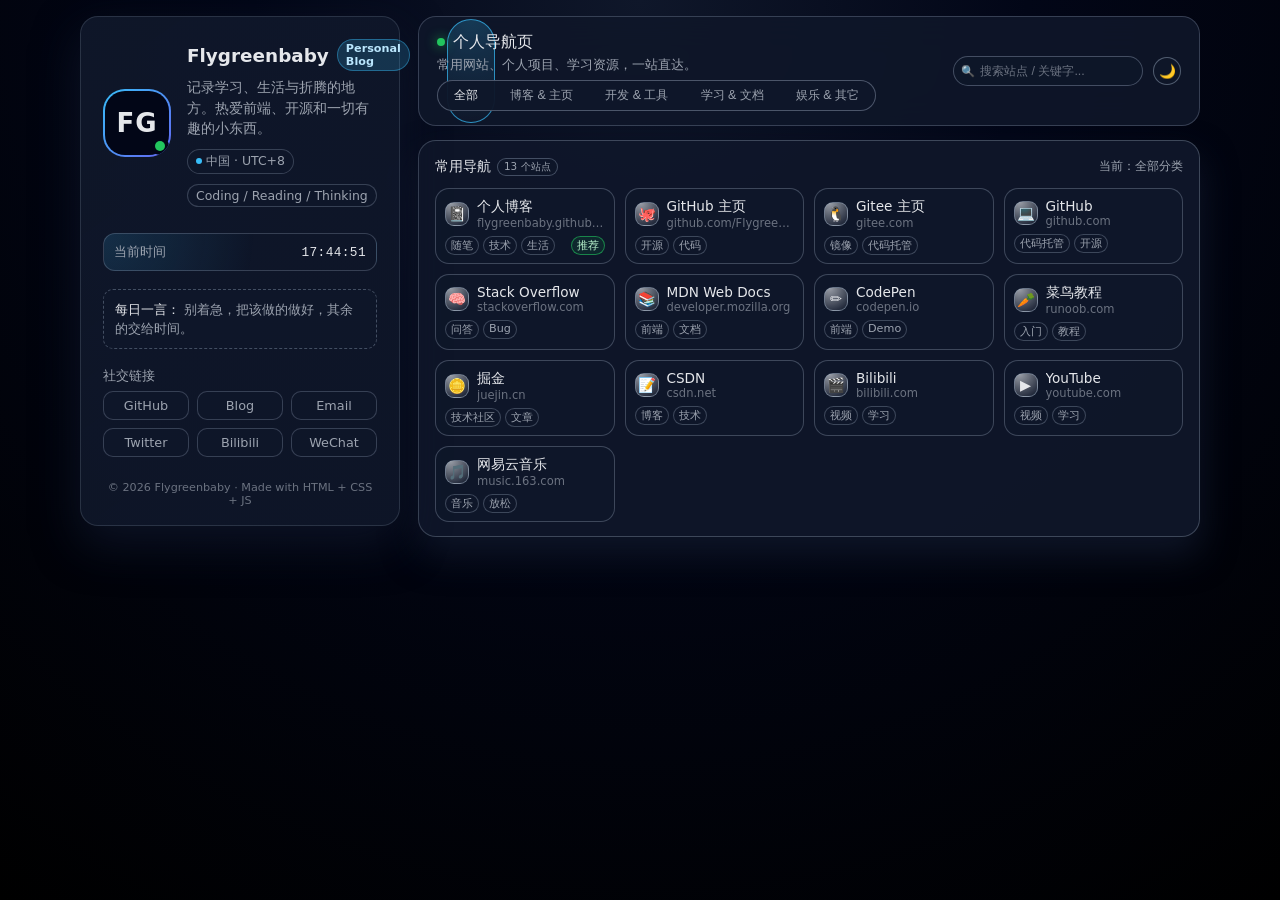
<file: nav-github-index.html>
<!DOCTYPE html>
<html lang="zh-CN">

<head>
  <meta charset="UTF-8" />
  <title>我的导航 - 个人主页</title>
  <meta name="viewport" content="width=device-width, initial-scale=1.0" />
  <meta name="description" content="个人博客导航页" />
  <style>
    :root {
      --bg-color: #0f172a;
      --bg-color-light: #1e293b;
      --accent: #38bdf8;
      --accent-soft: rgba(56, 189, 248, 0.2);
      --text-main: #e5e7eb;
      --text-sub: #9ca3af;
      --card-bg: rgba(15, 23, 42, 0.7);
      --border-soft: rgba(148, 163, 184, 0.2);
      --radius-lg: 18px;
      --shadow-soft: 0 18px 45px rgba(15, 23, 42, 0.8);
      --transition-fast: 0.18s ease-out;
    }

    * {
      box-sizing: border-box;
      margin: 0;
      padding: 0;
    }

    body {
      font-family: system-ui, -apple-system, BlinkMacSystemFont, "Segoe UI", sans-serif;
      background: radial-gradient(circle at top, #0f172a 0, #020617 35%, #000 100%);
      color: var(--text-main);
      min-height: 100vh;
      display: flex;
      justify-content: center;
      align-items: stretch;
      padding: 16px;
    }

    .app {
      max-width: 1120px;
      width: 100%;
      display: grid;
      grid-template-columns: 320px 1fr;
      gap: 18px;
    }

    /* 左侧个人信息卡片 */

    .sidebar {
      background: linear-gradient(145deg, rgba(15, 23, 42, 0.96), rgba(15, 23, 42, 0.9));
      border-radius: var(--radius-lg);
      padding: 22px 22px 18px;
      box-shadow: var(--shadow-soft);
      border: 1px solid var(--border-soft);
      display: flex;
      flex-direction: column;
      gap: 18px;
      position: sticky;
      top: 16px;
      height: fit-content;
    }

    .profile {
      display: flex;
      align-items: center;
      gap: 16px;
    }

    .avatar {
      width: 68px;
      height: 68px;
      border-radius: 22px;
      background: linear-gradient(135deg, #38bdf8, #6366f1);
      padding: 2px;
      position: relative;
      overflow: hidden;
    }

    .avatar-inner {
      width: 100%;
      height: 100%;
      border-radius: 20px;
      background: #020617;
      display: flex;
      align-items: center;
      justify-content: center;
      font-weight: 700;
      font-size: 26px;
      letter-spacing: 1px;
      color: #e5e7eb;
    }

    .avatar-status-dot {
      position: absolute;
      right: 6px;
      bottom: 6px;
      width: 10px;
      height: 10px;
      border-radius: 999px;
      background: #22c55e;
      box-shadow: 0 0 0 4px #020617;
    }

    .profile-main {
      flex: 1;
      min-width: 0;
    }

    .profile-name {
      font-size: 1.15rem;
      font-weight: 600;
      display: flex;
      align-items: center;
      gap: 8px;
    }

    .profile-name span.badge {
      font-size: 0.7rem;
      padding: 2px 8px;
      border-radius: 999px;
      background: rgba(56, 189, 248, 0.18);
      border: 1px solid rgba(56, 189, 248, 0.4);
      color: #bae6fd;
    }

    .profile-desc {
      margin-top: 6px;
      font-size: 0.86rem;
      color: var(--text-sub);
      line-height: 1.5;
    }

    .profile-meta {
      margin-top: 10px;
      display: flex;
      flex-wrap: wrap;
      gap: 10px;
      font-size: 0.78rem;
      color: #9ca3af;
    }

    .meta-item {
      display: inline-flex;
      align-items: center;
      gap: 4px;
      padding: 3px 8px;
      border-radius: 999px;
      background: rgba(15, 23, 42, 0.8);
      border: 1px solid rgba(148, 163, 184, 0.3);
    }

    .meta-dot {
      width: 6px;
      height: 6px;
      border-radius: 999px;
      background: var(--accent);
    }

    .time-block {
      margin-top: 8px;
      padding: 10px 10px 9px;
      border-radius: 12px;
      background: radial-gradient(circle at top left, rgba(56, 189, 248, 0.15), transparent 55%);
      border: 1px solid rgba(148, 163, 184, 0.3);
      font-size: 0.8rem;
      display: flex;
      justify-content: space-between;
      gap: 10px;
      align-items: center;
    }

    .time-label {
      color: var(--text-sub);
    }

    .time-value {
      font-family: "SF Mono", ui-monospace, Menlo, Monaco, Consolas, "Liberation Mono", "Courier New", monospace;
      letter-spacing: 0.03em;
    }

    .quote {
      padding: 10px 11px;
      border-radius: 10px;
      background: rgba(15, 23, 42, 0.9);
      border: 1px dashed rgba(148, 163, 184, 0.4);
      font-size: 0.8rem;
      color: var(--text-sub);
      line-height: 1.5;
    }

    .quote strong {
      color: #e5e7eb;
      font-weight: 500;
    }

    .social-list {
      display: grid;
      grid-template-columns: repeat(3, minmax(0, 1fr));
      gap: 8px;
      margin-top: 4px;
    }

    .social-item {
      font-size: 0.8rem;
      padding: 6px 8px;
      text-align: center;
      border-radius: 10px;
      border: 1px solid rgba(148, 163, 184, 0.3);
      background: rgba(15, 23, 42, 0.9);
      color: var(--text-sub);
      text-decoration: none;
      transition: background var(--transition-fast), border-color var(--transition-fast), transform var(--transition-fast), box-shadow var(--transition-fast), color var(--transition-fast);
      cursor: pointer;
      user-select: none;
    }

    .social-item:hover {
      border-color: rgba(56, 189, 248, 0.7);
      background: radial-gradient(circle at top, rgba(56, 189, 248, 0.18), rgba(15, 23, 42, 0.95));
      box-shadow: 0 10px 25px rgba(15, 23, 42, 0.9);
      transform: translateY(-1px);
      color: #e5e7eb;
    }

    .footer-text {
      margin-top: 6px;
      text-align: center;
      font-size: 0.7rem;
      color: #6b7280;
    }

    /* 右侧内容区域 */

    .main {
      display: flex;
      flex-direction: column;
      gap: 14px;
    }

    .header {
      display: flex;
      justify-content: space-between;
      align-items: center;
      padding: 14px 18px;
      border-radius: var(--radius-lg);
      background: rgba(15, 23, 42, 0.9);
      border: 1px solid rgba(148, 163, 184, 0.3);
      backdrop-filter: blur(18px);
      -webkit-backdrop-filter: blur(18px);
    }

    .header-left {
      display: flex;
      flex-direction: column;
      gap: 4px;
    }

    .header-title {
      font-size: 1.02rem;
      font-weight: 500;
      display: flex;
      align-items: center;
      gap: 8px;
    }

    .header-title span.dot {
      width: 8px;
      height: 8px;
      border-radius: 999px;
      background: #22c55e;
      box-shadow: 0 0 12px rgba(34, 197, 94, 0.8);
    }

    .header-subtitle {
      font-size: 0.8rem;
      color: var(--text-sub);
    }

    .header-right {
      display: flex;
      align-items: center;
      gap: 10px;
    }

    .search-input {
      position: relative;
      width: 190px;
      max-width: 42vw;
    }

    .search-input input {
      width: 100%;
      padding: 7px 10px 7px 26px;
      border-radius: 999px;
      border: 1px solid rgba(148, 163, 184, 0.4);
      background: rgba(15, 23, 42, 0.85);
      color: var(--text-main);
      font-size: 0.78rem;
      outline: none;
      transition: border-color var(--transition-fast), box-shadow var(--transition-fast), background var(--transition-fast);
    }

    .search-input input::placeholder {
      color: #6b7280;
    }

    .search-input span.icon {
      position: absolute;
      left: 8px;
      top: 50%;
      transform: translateY(-50%);
      font-size: 0.7rem;
      color: #6b7280;
    }

    .search-input input:focus {
      border-color: rgba(56, 189, 248, 0.7);
      box-shadow: 0 0 0 1px rgba(56, 189, 248, 0.3);
      background: rgba(15, 23, 42, 0.95);
    }

    .theme-toggle {
      width: 28px;
      height: 28px;
      border-radius: 999px;
      border: 1px solid rgba(148, 163, 184, 0.5);
      display: inline-flex;
      align-items: center;
      justify-content: center;
      font-size: 0.85rem;
      cursor: pointer;
      transition: background var(--transition-fast), border-color var(--transition-fast), transform var(--transition-fast), box-shadow var(--transition-fast);
      background: rgba(15, 23, 42, 0.9);
      color: #e5e7eb;
    }

    .theme-toggle:hover {
      border-color: rgba(56, 189, 248, 0.8);
      background: radial-gradient(circle at top, rgba(56, 189, 248, 0.18), rgba(15, 23, 42, 0.96));
      box-shadow: 0 10px 25px rgba(15, 23, 42, 0.9);
      transform: translateY(-1px);
    }

    /* 分类标签栏 */

    .tabs {
      display: flex;
      align-items: center;
      gap: 8px;
      padding: 2px 4px;
      border-radius: 999px;
      border: 1px solid rgba(148, 163, 184, 0.45);
      background: rgba(15, 23, 42, 0.96);
      width: fit-content;
      margin-top: 2px;
    }

    .tab {
      position: relative;
      padding: 4px 12px;
      font-size: 0.78rem;
      border-radius: 999px;
      border: none;
      background: transparent;
      color: var(--text-sub);
      cursor: pointer;
      transition: color var(--transition-fast), transform var(--transition-fast);
      white-space: nowrap;
    }

    .tab.active {
      color: #e5e7eb;
      font-weight: 500;
    }

    .tab-indicator {
      position: absolute;
      z-index: -1;
      top: 2px;
      bottom: 2px;
      border-radius: 999px;
      background: radial-gradient(circle at top, rgba(56, 189, 248, 0.22), rgba(15, 23, 42, 0.96));
      border: 1px solid rgba(56, 189, 248, 0.7);
      transition: transform 0.18s ease-out, width 0.18s ease-out;
    }

    /* 链接宫格 */

    .section-card {
      padding: 16px 16px 14px;
      border-radius: var(--radius-lg);
      background: rgba(15, 23, 42, 0.94);
      border: 1px solid rgba(148, 163, 184, 0.35);
      box-shadow: 0 18px 35px rgba(15, 23, 42, 0.9);
    }

    .section-header {
      display: flex;
      justify-content: space-between;
      align-items: center;
      margin-bottom: 12px;
    }

    .section-title {
      font-size: 0.9rem;
      font-weight: 500;
      display: flex;
      align-items: center;
      gap: 6px;
    }

    .section-title span.badge {
      font-size: 0.65rem;
      padding: 1px 6px;
      border-radius: 999px;
      background: rgba(15, 23, 42, 0.96);
      border: 1px solid rgba(148, 163, 184, 0.4);
      color: #9ca3af;
    }

    .section-subtitle {
      font-size: 0.78rem;
      color: var(--text-sub);
    }

    .link-grid {
      display: grid;
      grid-template-columns: repeat(auto-fill, minmax(155px, 1fr));
      gap: 10px;
    }

    .link-item {
      position: relative;
      padding: 9px 9px 8px;
      border-radius: 14px;
      background: var(--card-bg);
      border: 1px solid rgba(148, 163, 184, 0.35);
      cursor: pointer;
      text-decoration: none;
      color: inherit;
      transition: transform var(--transition-fast), box-shadow var(--transition-fast), border-color var(--transition-fast), background var(--transition-fast), translate var(--transition-fast);
      display: flex;
      flex-direction: column;
      gap: 6px;
      overflow: hidden;
    }

    .link-item::before {
      content: "";
      position: absolute;
      inset: 0;
      background: radial-gradient(circle at top left, rgba(56, 189, 248, 0.25), transparent 55%);
      opacity: 0;
      transition: opacity var(--transition-fast);
      pointer-events: none;
    }

    .link-item:hover {
      transform: translateY(-2px);
      border-color: rgba(56, 189, 248, 0.7);
      box-shadow: 0 16px 32px rgba(15, 23, 42, 0.95);
      background: rgba(15, 23, 42, 0.98);
    }

    .link-item:hover::before {
      opacity: 1;
    }

    .link-top {
      display: flex;
      align-items: center;
      gap: 8px;
    }

    .link-icon {
      width: 24px;
      height: 24px;
      border-radius: 9px;
      background: radial-gradient(circle at 20% 0, rgba(248, 250, 252, 0.6), rgba(15, 23, 42, 0.9));
      display: flex;
      align-items: center;
      justify-content: center;
      font-size: 0.9rem;
      color: #e5e7eb;
      border: 1px solid rgba(148, 163, 184, 0.6);
      flex-shrink: 0;
    }

    .link-main {
      flex: 1;
      min-width: 0;
    }

    .link-title {
      font-size: 0.85rem;
      font-weight: 500;
      white-space: nowrap;
      overflow: hidden;
      text-overflow: ellipsis;
    }

    .link-url {
      font-size: 0.72rem;
      color: #6b7280;
      white-space: nowrap;
      overflow: hidden;
      text-overflow: ellipsis;
    }

    .link-tags {
      display: flex;
      justify-content: space-between;
      align-items: center;
      font-size: 0.72rem;
      color: #6b7280;
      gap: 6px;
    }

    .tag-list {
      display: inline-flex;
      flex-wrap: wrap;
      gap: 4px;
    }

    .tag {
      padding: 1px 5px;
      border-radius: 999px;
      background: rgba(15, 23, 42, 0.9);
      border: 1px solid rgba(148, 163, 184, 0.35);
      font-size: 0.7rem;
      color: #9ca3af;
    }

    .link-badge {
      padding: 1px 5px;
      border-radius: 999px;
      border: 1px solid rgba(34, 197, 94, 0.6);
      color: #bbf7d0;
      background: rgba(22, 163, 74, 0.12);
      font-size: 0.7rem;
      white-space: nowrap;
    }

    .empty-tip {
      font-size: 0.8rem;
      color: #6b7280;
      padding: 6px 2px 0;
    }

    /* 响应式 */

    @media (max-width: 860px) {
      body {
        align-items: flex-start;
      }

      .app {
        display: flex;
        flex-direction: column;
      }

      .sidebar {
        position: static;
        order: -1;
      }
    }

    @media (max-width: 640px) {
      body {
        padding: 12px;
      }

      .header {
        flex-direction: column;
        align-items: flex-start;
        gap: 10px;
      }

      .header-right {
        width: 100%;
        justify-content: space-between;
      }

      .search-input {
        width: 100%;
        max-width: none;
      }
    }

    /* 简单的“浅色模式” */

    body.light {
      background: radial-gradient(circle at top, #e0f2fe 0, #f9fafb 35%, #e5e7eb 100%);
    }

    body.light .sidebar,
    body.light .header,
    body.light .section-card {
      background: rgba(255, 255, 255, 0.9);
      border-color: rgba(148, 163, 184, 0.35);
    }

    body.light .link-item {
      background: rgba(255, 255, 255, 0.9);
      border-color: rgba(148, 163, 184, 0.35);
    }

    body.light .link-item:hover {
      background: #f9fafb;
      box-shadow: 0 16px 32px rgba(15, 23, 42, 0.18);
    }

    body.light .social-item {
      background: #f3f4f6;
    }

    body.light .social-item:hover {
      background: #e5f3ff;
    }

    body.light .quote {
      background: #f9fafb;
      border-style: dashed;
    }

    body.light .section-subtitle,
    body.light .profile-desc,
    body.light .profile-meta,
    body.light .time-label,
    body.light .link-url,
    body.light .tag,
    body.light .section-title span.badge {
      color: #4b5563;
    }

    body.light .footer-text {
      color: #6b7280;
    }
  </style>
</head>

<body>
  <div class="app">
    <!-- 左侧：个人信息 -->
    <aside class="sidebar">
      <div class="profile">
        <div class="avatar">
          <div class="avatar-inner">FG</div>
          <span class="avatar-status-dot"></span>
        </div>
        <div class="profile-main">
          <div class="profile-name">
            Flygreenbaby
            <span class="badge">Personal Blog</span>
          </div>
          <p class="profile-desc">
            记录学习、生活与折腾的地方。热爱前端、开源和一切有趣的小东西。
          </p>
          <div class="profile-meta">
            <span class="meta-item">
              <span class="meta-dot"></span> 中国 · UTC+8
            </span>
            <span class="meta-item">Coding / Reading / Thinking</span>
          </div>
        </div>
      </div>

      <div class="time-block">
        <span class="time-label">当前时间</span>
        <span class="time-value" id="clock">--:--:--</span>
      </div>

      <div class="quote" id="quote">
        <strong>每日一言：</strong> 正在加载中...
      </div>

      <div>
        <div style="font-size:0.82rem;margin-bottom:6px;color:#9ca3af;">社交链接</div>
        <div class="social-list">
          <a class="social-item" href="https://github.com/Flygreenbaby" target="_blank" rel="noopener noreferrer">
            GitHub
          </a>
          <a class="social-item" href="https://flygreenbaby.github.io" target="_blank" rel="noopener noreferrer">
            Blog
          </a>
          <a class="social-item" href="mailto:you@example.com">
            Email
          </a>
          <a class="social-item" href="https://twitter.com" target="_blank" rel="noopener noreferrer">
            Twitter
          </a>
          <a class="social-item" href="https://space.bilibili.com" target="_blank" rel="noopener noreferrer">
            Bilibili
          </a>
          <a class="social-item" href="javascript:void(0)" onclick="alert('可以在这里放微信二维码等信息')">
            WeChat
          </a>
        </div>
      </div>

      <div class="footer-text">
        © <span id="year"></span> Flygreenbaby · Made with HTML + CSS + JS
      </div>
    </aside>

    <!-- 右侧：导航内容 -->
    <main class="main">
      <header class="header">
        <div class="header-left">
          <div class="header-title">
            <span class="dot"></span>
            个人导航页
          </div>
          <div class="header-subtitle">
            常用网站、个人项目、学习资源，一站直达。
          </div>
          <div class="tabs" id="tabs">
            <!-- 指示器元素，会被 JS 定位 -->
            <div class="tab-indicator" id="tab-indicator"></div>

            <button class="tab active" data-category="all">全部</button>
            <button class="tab" data-category="blog">博客 & 主页</button>
            <button class="tab" data-category="dev">开发 & 工具</button>
            <button class="tab" data-category="study">学习 & 文档</button>
            <button class="tab" data-category="fun">娱乐 & 其它</button>
          </div>
        </div>
        <div class="header-right">
          <div class="search-input">
            <span class="icon">🔍</span>
            <input type="text" id="search" placeholder="搜索站点 / 关键字..." autocomplete="off" />
          </div>
          <button class="theme-toggle" id="theme-toggle" title="切换浅色/深色">
            🌙
          </button>
        </div>
      </header>

      <section class="section-card">
        <div class="section-header">
          <div class="section-title">
            常用导航
            <span class="badge">
              <span id="count-all">0</span> 个站点
            </span>
          </div>
          <div class="section-subtitle" id="filter-info">
            当前：全部分类
          </div>
        </div>

        <div class="link-grid" id="link-grid">
          <!-- JS 动态填充 -->
        </div>

        <div class="empty-tip" id="empty-tip" style="display:none;">
          没有找到匹配的站点，可以尝试换个关键词或分类。
        </div>
      </section>
    </main>
  </div>

  <script>
    // ---------------------------
    // 导航数据配置区
    // ---------------------------
    const LINK_DATA = [
      // 博客 & 主页
      {
        title: "个人博客",
        url: "https://flygreenbaby.github.io",
        displayUrl: "flygreenbaby.github.io",
        icon: "📓",
        category: "blog",
        tags: ["随笔", "技术", "生活"],
        badge: "推荐",
      },
      {
        title: "GitHub 主页",
        url: "https://github.com/Flygreenbaby",
        displayUrl: "github.com/Flygreenbaby",
        icon: "🐙",
        category: "blog",
        tags: ["开源", "代码"],
      },
      {
        title: "Gitee 主页",
        url: "https://gitee.com",
        displayUrl: "gitee.com",
        icon: "🐧",
        category: "blog",
        tags: ["镜像", "代码托管"],
      },

      // 开发 & 工具
      {
        title: "GitHub",
        url: "https://github.com",
        displayUrl: "github.com",
        icon: "💻",
        category: "dev",
        tags: ["代码托管", "开源"],
      },
      {
        title: "Stack Overflow",
        url: "https://stackoverflow.com",
        displayUrl: "stackoverflow.com",
        icon: "🧠",
        category: "dev",
        tags: ["问答", "Bug"],
      },
      {
        title: "MDN Web Docs",
        url: "https://developer.mozilla.org",
        displayUrl: "developer.mozilla.org",
        icon: "📚",
        category: "dev",
        tags: ["前端", "文档"],
      },
      {
        title: "CodePen",
        url: "https://codepen.io",
        displayUrl: "codepen.io",
        icon: "✏️",
        category: "dev",
        tags: ["前端", "Demo"],
      },

      // 学习 & 文档
      {
        title: "菜鸟教程",
        url: "https://www.runoob.com",
        displayUrl: "runoob.com",
        icon: "🥕",
        category: "study",
        tags: ["入门", "教程"],
      },
      {
        title: "掘金",
        url: "https://juejin.cn",
        displayUrl: "juejin.cn",
        icon: "🪙",
        category: "study",
        tags: ["技术社区", "文章"],
      },
      {
        title: "CSDN",
        url: "https://www.csdn.net",
        displayUrl: "csdn.net",
        icon: "📝",
        category: "study",
        tags: ["博客", "技术"],
      },

      // 娱乐 & 其它
      {
        title: "Bilibili",
        url: "https://www.bilibili.com",
        displayUrl: "bilibili.com",
        icon: "🎬",
        category: "fun",
        tags: ["视频", "学习"],
      },
      {
        title: "YouTube",
        url: "https://www.youtube.com",
        displayUrl: "youtube.com",
        icon: "▶️",
        category: "fun",
        tags: ["视频", "学习"],
      },
      {
        title: "网易云音乐",
        url: "https://music.163.com",
        displayUrl: "music.163.com",
        icon: "🎵",
        category: "fun",
        tags: ["音乐", "放松"],
      },
    ];

    // 每日一句（可自行扩展）
    const QUOTES = [
      "先做到“能用”，再追求“优雅”。",
      "写给未来的自己看的代码，从现在就开始写清楚。",
      "持续的小进步，会带来巨大的变化。",
      "别着急，把该做的做好，其余的交给时间。",
      "真正的成长，是学会与问题长期共存。",
    ];

    // ---------------------------
    // DOM 引用
    // ---------------------------
    const clockEl = document.getElementById("clock");
    const yearEl = document.getElementById("year");
    const quoteEl = document.getElementById("quote");
    const linkGridEl = document.getElementById("link-grid");
    const emptyTipEl = document.getElementById("empty-tip");
    const countAllEl = document.getElementById("count-all");
    const filterInfoEl = document.getElementById("filter-info");
    const searchInputEl = document.getElementById("search");
    const tabsContainerEl = document.getElementById("tabs");
    const tabIndicatorEl = document.getElementById("tab-indicator");
    const themeToggleEl = document.getElementById("theme-toggle");

    // ---------------------------
    // 初始化
    // ---------------------------
    let currentCategory = "all";
    let currentKeyword = "";

    function initClock() {
      function updateClock() {
        const now = new Date();
        const hh = String(now.getHours()).padStart(2, "0");
        const mm = String(now.getMinutes()).padStart(2, "0");
        const ss = String(now.getSeconds()).padStart(2, "0");
        clockEl.textContent = hh + ":" + mm + ":" + ss;
      }
      updateClock();
      setInterval(updateClock, 1000);
    }

    function initYear() {
      yearEl.textContent = new Date().getFullYear();
    }

    function initQuote() {
      const index = Math.floor(Math.random() * QUOTES.length);
      quoteEl.innerHTML =
        "<strong>每日一言：</strong> " + QUOTES[index];
    }

    function createLinkItem(link) {
      const a = document.createElement("a");
      a.className = "link-item";
      a.href = link.url;
      a.target = "_blank";
      a.rel = "noopener noreferrer";

      // Top
      const top = document.createElement("div");
      top.className = "link-top";

      const icon = document.createElement("div");
      icon.className = "link-icon";
      icon.textContent = link.icon || "🔗";

      const main = document.createElement("div");
      main.className = "link-main";

      const title = document.createElement("div");
      title.className = "link-title";
      title.textContent = link.title;

      const url = document.createElement("div");
      url.className = "link-url";
      url.textContent = link.displayUrl || link.url.replace(/^https?:\/\//, "");

      main.appendChild(title);
      main.appendChild(url);

      top.appendChild(icon);
      top.appendChild(main);

      // Bottom tags
      const tags = document.createElement("div");
      tags.className = "link-tags";

      const tagList = document.createElement("div");
      tagList.className = "tag-list";

      if (Array.isArray(link.tags)) {
        link.tags.forEach((t) => {
          const span = document.createElement("span");
          span.className = "tag";
          span.textContent = t;
          tagList.appendChild(span);
        });
      }

      tags.appendChild(tagList);

      if (link.badge) {
        const badge = document.createElement("span");
        badge.className = "link-badge";
        badge.textContent = link.badge;
        tags.appendChild(badge);
      }

      a.appendChild(top);
      a.appendChild(tags);

      return a;
    }

    function renderLinks() {
      linkGridEl.innerHTML = "";

      const keyword = currentKeyword.trim().toLowerCase();

      const filtered = LINK_DATA.filter((item) => {
        const matchCategory =
          currentCategory === "all" || item.category === currentCategory;
        if (!matchCategory) return false;

        if (!keyword) return true;

        const text =
          (item.title || "") +
          " " +
          (item.displayUrl || item.url || "") +
          " " +
          (item.tags || []).join(" ");
        return text.toLowerCase().includes(keyword);
      });

      filtered.forEach((item) => {
        linkGridEl.appendChild(createLinkItem(item));
      });

      countAllEl.textContent = LINK_DATA.length;

      if (filtered.length === 0) {
        emptyTipEl.style.display = "block";
      } else {
        emptyTipEl.style.display = "none";
      }

      const categoryTextMap = {
        all: "全部分类",
        blog: "博客 & 主页",
        dev: "开发 & 工具",
        study: "学习 & 文档",
        fun: "娱乐 & 其它",
      };

      let info = "当前：" + (categoryTextMap[currentCategory] || "全部分类");
      if (keyword) {
        info += " · 搜索关键词：\"" + keyword + "\"";
      }
      filterInfoEl.textContent = info;
    }

    function initTabs() {
      const tabs = Array.from(
        tabsContainerEl.querySelectorAll(".tab")
      );

      function updateIndicator() {
        const active = tabsContainerEl.querySelector(".tab.active");
        if (!active) return;

        const rect = active.getBoundingClientRect();
        const parentRect = tabsContainerEl.getBoundingClientRect();
        const left = rect.left - parentRect.left;
        const width = rect.width;

        tabIndicatorEl.style.transform = "translateX(" + left + "px)";
        tabIndicatorEl.style.width = width + "px";
      }

      tabs.forEach((tab) => {
        tab.addEventListener("click", () => {
          tabs.forEach((t) => t.classList.remove("active"));
          tab.classList.add("active");
          currentCategory = tab.dataset.category || "all";
          renderLinks();
          updateIndicator();
        });
      });

      // 初始时定位指示器（等一帧，确保布局完成）
      window.addEventListener("load", () => {
        setTimeout(updateIndicator, 50);
      });
      window.addEventListener("resize", () => {
        setTimeout(updateIndicator, 50);
      });
    }

    function initSearch() {
      let timer = null;
      searchInputEl.addEventListener("input", () => {
        if (timer) clearTimeout(timer);
        timer = setTimeout(() => {
          currentKeyword = searchInputEl.value;
          renderLinks();
        }, 150);
      });
    }

    function initTheme() {
      const saved = localStorage.getItem("nav-theme");
      if (saved === "light") {
        document.body.classList.add("light");
        themeToggleEl.textContent = "☀️";
      }

      themeToggleEl.addEventListener("click", () => {
        const isLight = document.body.classList.toggle("light");
        themeToggleEl.textContent = isLight ? "☀️" : "🌙";
        localStorage.setItem("nav-theme", isLight ? "light" : "dark");
      });
    }

    // ---------------------------
    // 入口
    // ---------------------------
    (function main() {
      initClock();
      initYear();
      initQuote();
      initTabs();
      initSearch();
      initTheme();
      renderLinks();
    })();
  </script>
</body>

</html>
</file>
